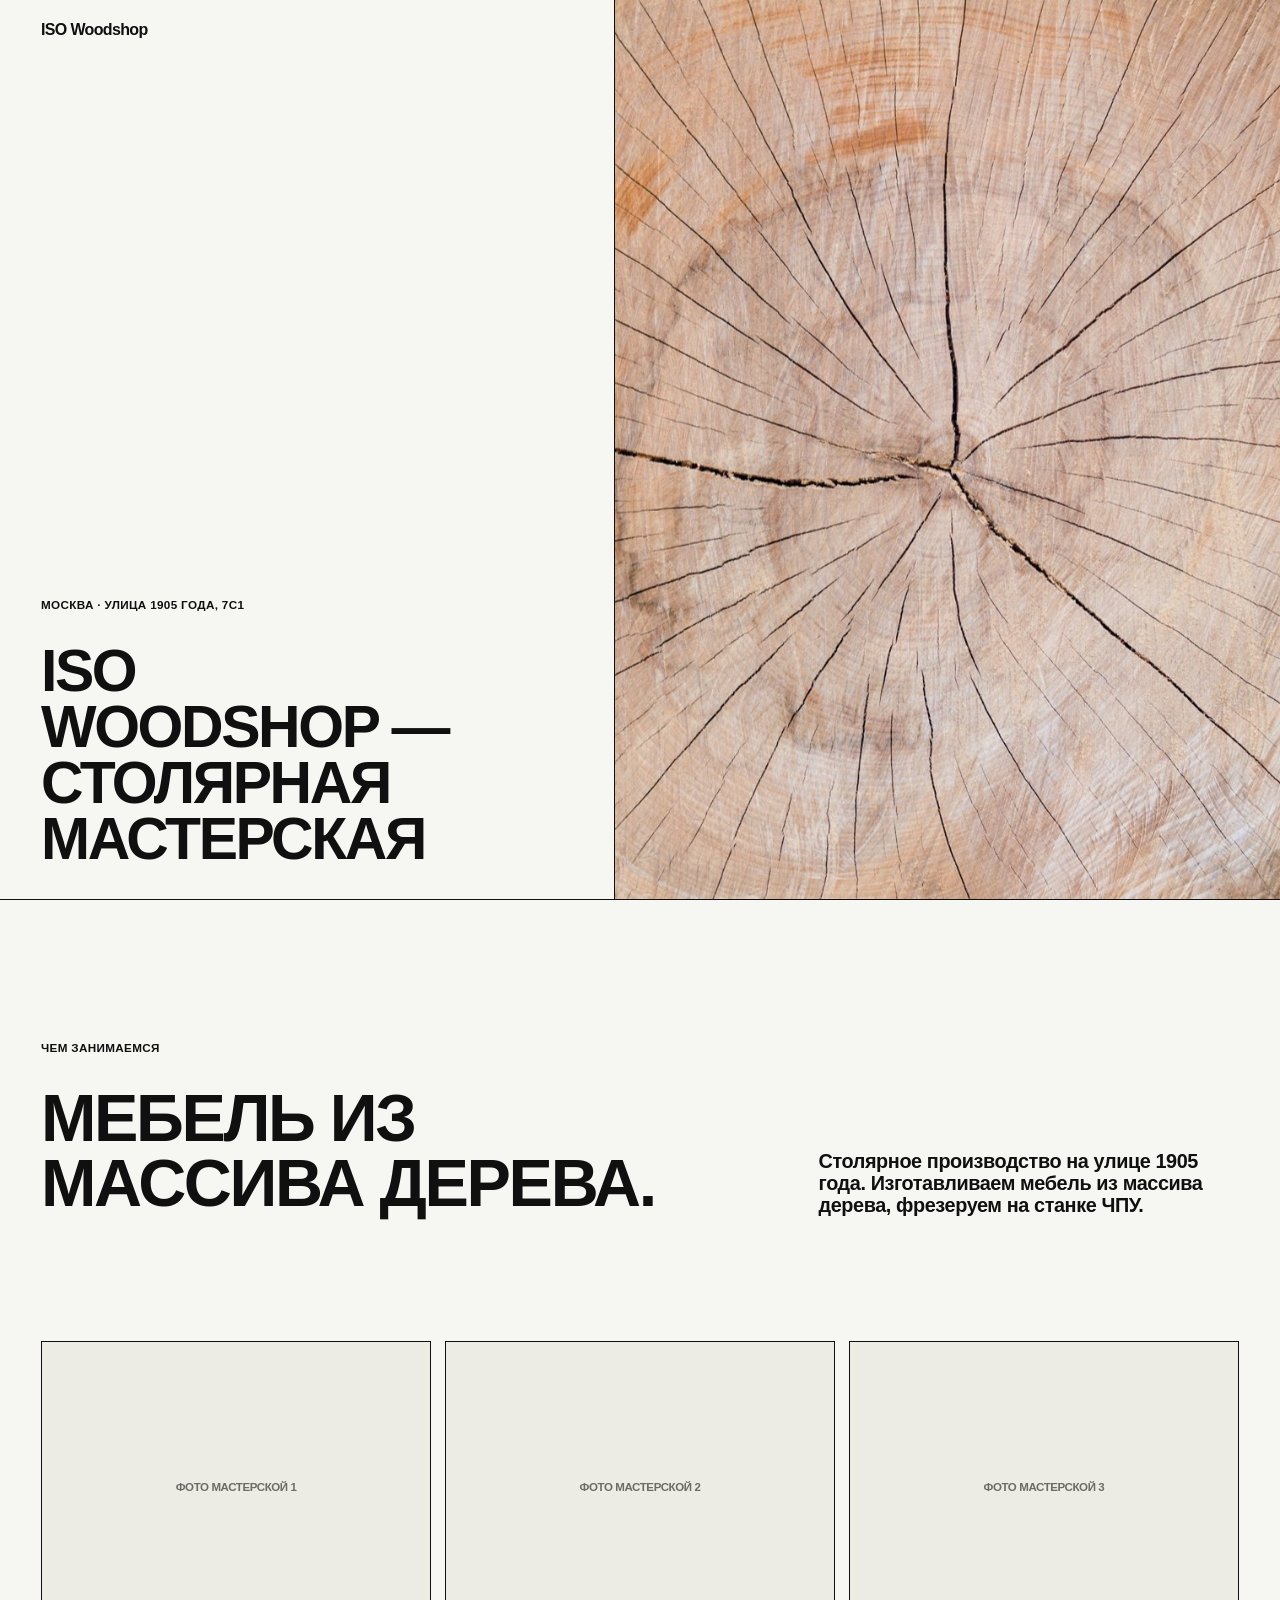
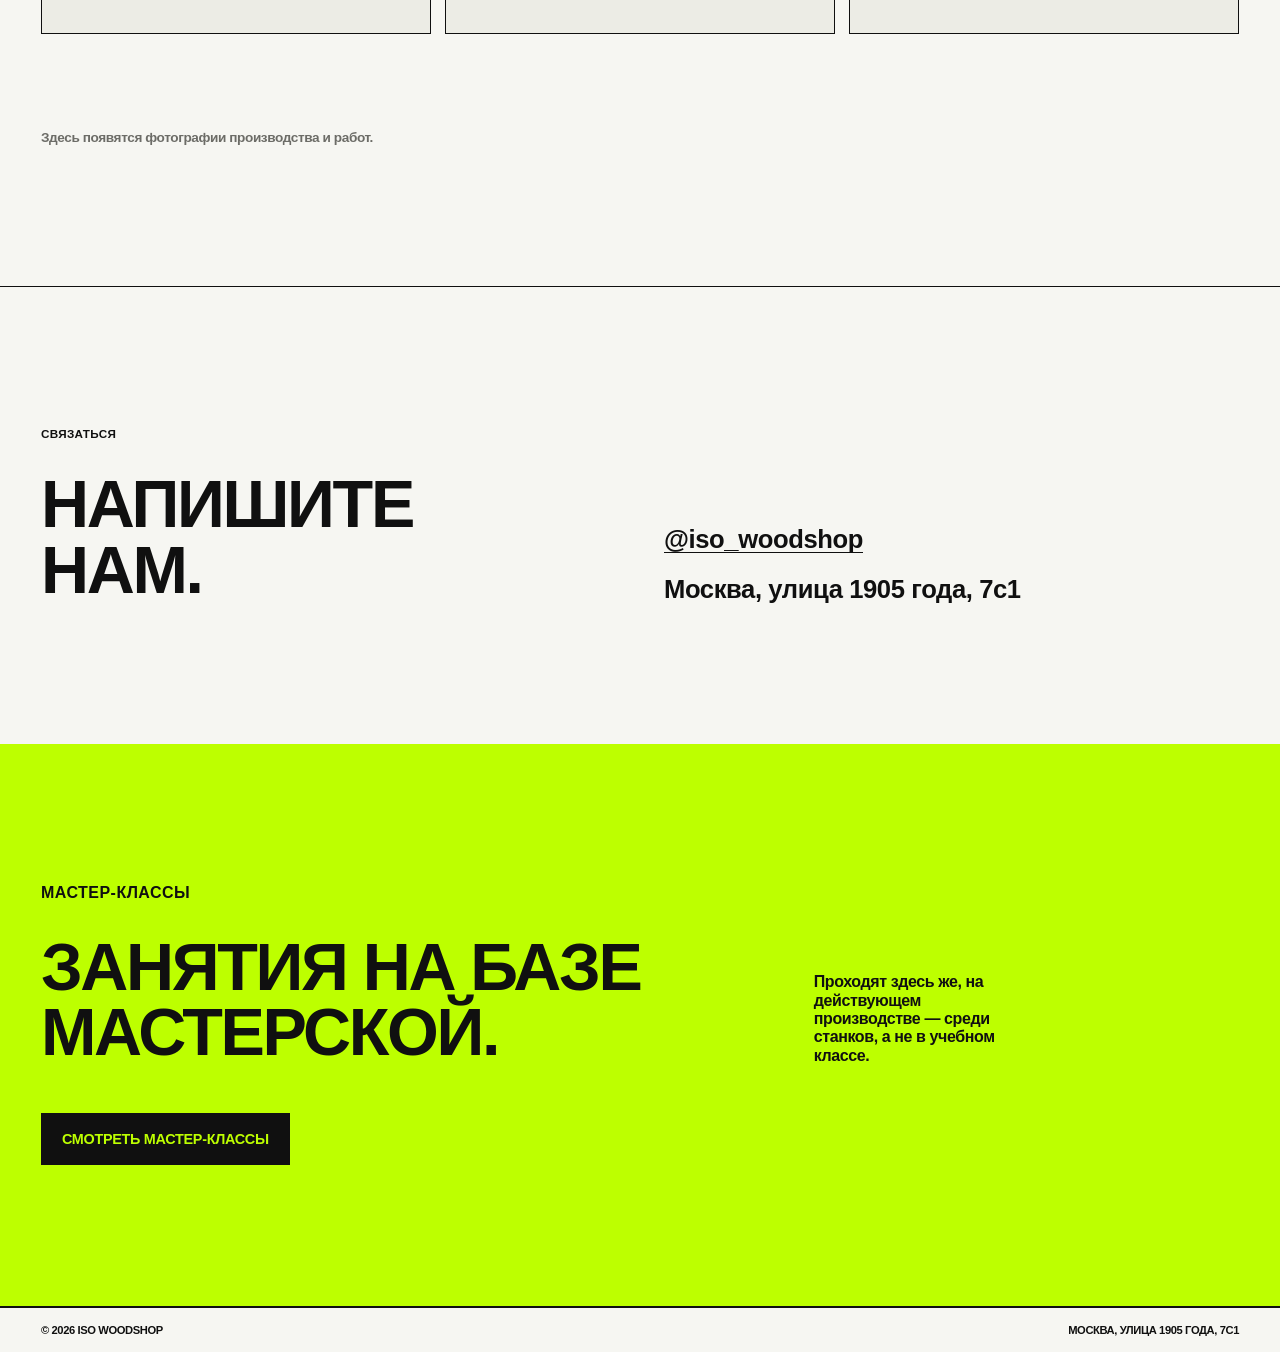
<file: index.html>
<!doctype html>
<html lang="ru">
  <head>
    <meta charset="UTF-8" />
    <meta name="viewport" content="width=device-width, initial-scale=1.0" />
    <meta name="description" content="ISO Woodshop — столярная мастерская в Москве на улице 1905 года. Изготавливаем мебель из массива дерева, фрезеруем на станке ЧПУ." />
    <title>ISO Woodshop — столярная мастерская в Москве</title>
    <link rel="canonical" href="https://iso-woodshop.ru/" />
    <meta property="og:type" content="website" />
    <meta property="og:site_name" content="ISO Woodshop" />
    <meta property="og:locale" content="ru_RU" />
    <meta property="og:title" content="ISO Woodshop — столярная мастерская в Москве" />
    <meta property="og:description" content="Столярная мастерская на улице 1905 года: мебель из массива дерева, фрезеровка на ЧПУ." />
    <meta property="og:url" content="https://iso-woodshop.ru/" />
    <meta property="og:image" content="https://iso-woodshop.ru/img/og-home.jpg" />
    <meta property="og:image:width" content="1200" />
    <meta property="og:image:height" content="630" />
    <meta property="og:image:alt" content="ISO Woodshop — столярная мастерская" />
    <meta name="twitter:card" content="summary_large_image" />
    <meta name="twitter:image" content="https://iso-woodshop.ru/img/og-home.jpg" />
    <link rel="stylesheet" href="/styles.css" />
    <script type="application/ld+json">
    {
      "@context": "https://schema.org",
      "@type": "LocalBusiness",
      "name": "ISO Woodshop",
      "description": "Столярная мастерская в Москве: мебель из массива дерева, фрезеровка на ЧПУ.",
      "url": "https://iso-woodshop.ru/",
      "address": {
        "@type": "PostalAddress",
        "streetAddress": "улица 1905 года, 7с1",
        "addressLocality": "Москва",
        "addressCountry": "RU"
      },
      "geo": { "@type": "GeoCoordinates", "latitude": 55.762709, "longitude": 37.559334 },
      "sameAs": ["https://www.instagram.com/iso_woodshop/"]
    }
    </script>
  </head>
  <body>
    <nav class="nav" aria-label="Основная навигация">
      <a class="brand" href="/">ISO Woodshop</a>
    </nav>

    <main>
      <section class="hero home" aria-labelledby="hero-title">
        <div class="hero-photo" aria-hidden="true"></div>
        <div class="hero-copy">
          <p class="section-label">Москва · улица 1905 года, 7с1</p>
          <h1 id="hero-title">ISO Woodshop — столярная мастерская</h1>
        </div>
      </section>

      <section class="intro" aria-labelledby="about-title">
        <div><p class="section-label">Чем занимаемся</p><h2 id="about-title">Мебель из массива дерева.</h2></div>
        <p class="intro-copy">Столярное производство на улице 1905 года. Изготавливаем мебель из массива дерева, фрезеруем на станке ЧПУ.</p>
        <div class="shots" aria-label="Фотографии мастерской">
          <figure class="shot"><span>Фото мастерской 1</span></figure>
          <figure class="shot"><span>Фото мастерской 2</span></figure>
          <figure class="shot"><span>Фото мастерской 3</span></figure>
        </div>
        <p class="shots-note">Здесь появятся фотографии производства и работ.</p>
      </section>

      <section class="contact" aria-labelledby="contact-title">
        <div>
          <p class="section-label">Связаться</p><h2 id="contact-title">Напишите нам.</h2>
        </div>
        <div class="contact-info">
          <a href="https://www.instagram.com/iso_woodshop/" target="_blank" rel="noopener noreferrer">@iso_woodshop</a>
          <p>Москва, улица 1905 года, 7с1</p>
        </div>
      </section>
      <section class="booking" aria-labelledby="mk-title">
        <div class="booking-head">
          <div><p class="section-label">Мастер-классы</p><h2 id="mk-title">Занятия на базе мастерской.</h2></div>
          <p>Проходят здесь же, на действующем производстве — среди станков, а не в учебном классе.</p>
        </div>
        <div class="section-cta"><a class="button" href="/master-klassy/">Смотреть мастер-классы</a></div>
      </section>
    </main>
    <footer><span>© 2026 ISO Woodshop</span><span>Москва, улица 1905 года, 7с1</span></footer>
  </body>
</html>
</file>
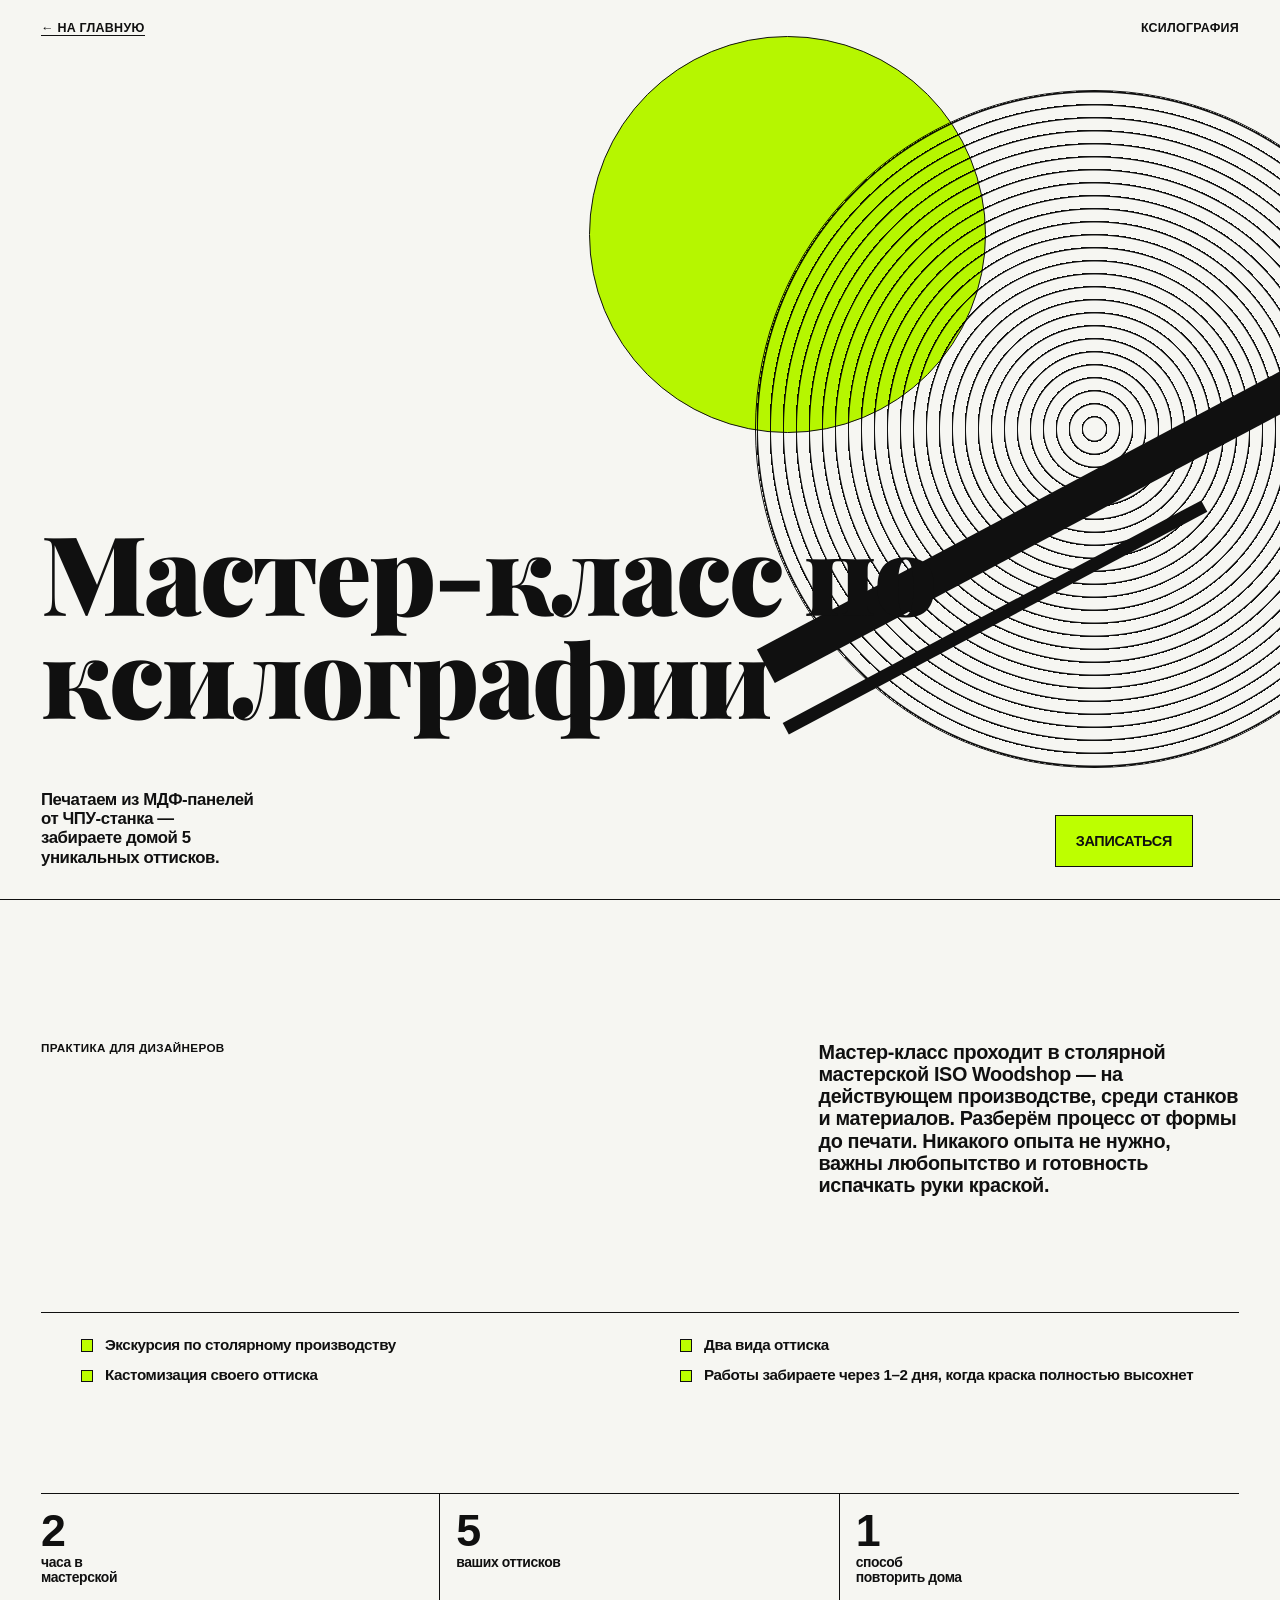
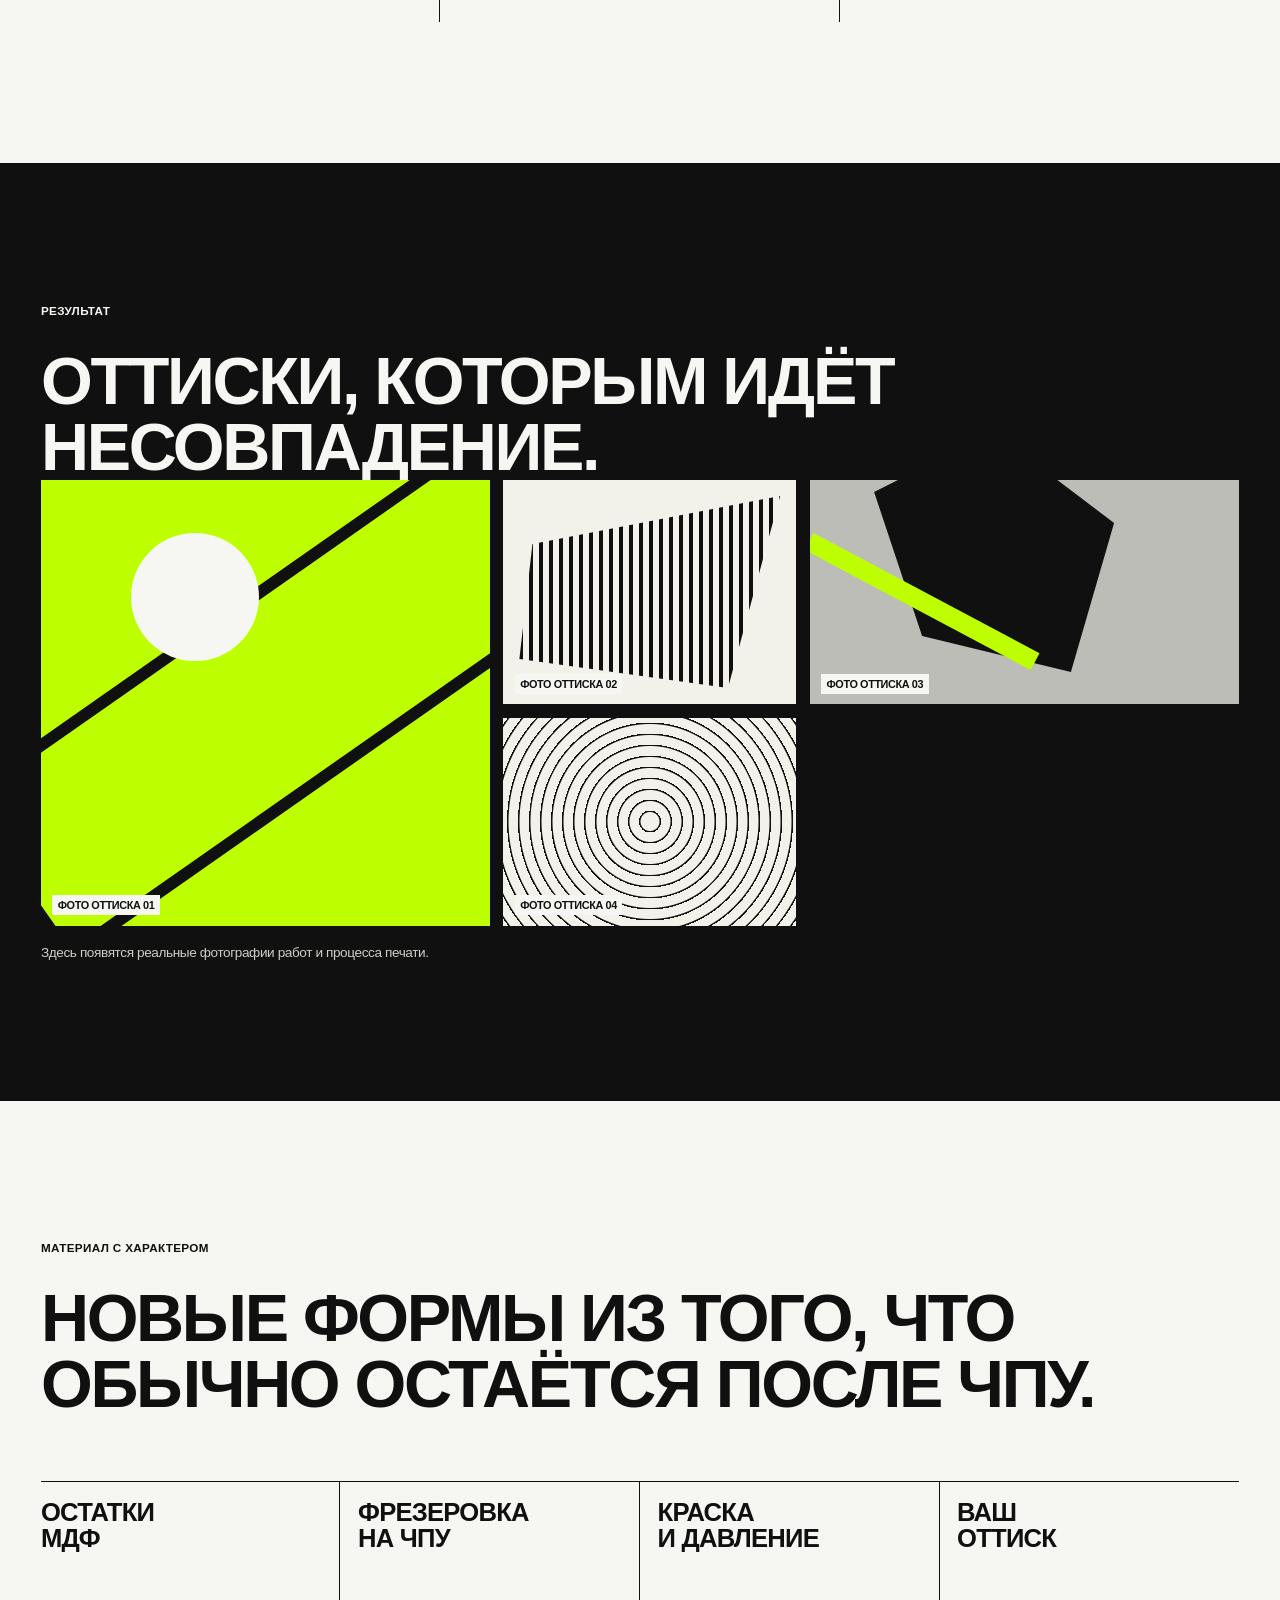
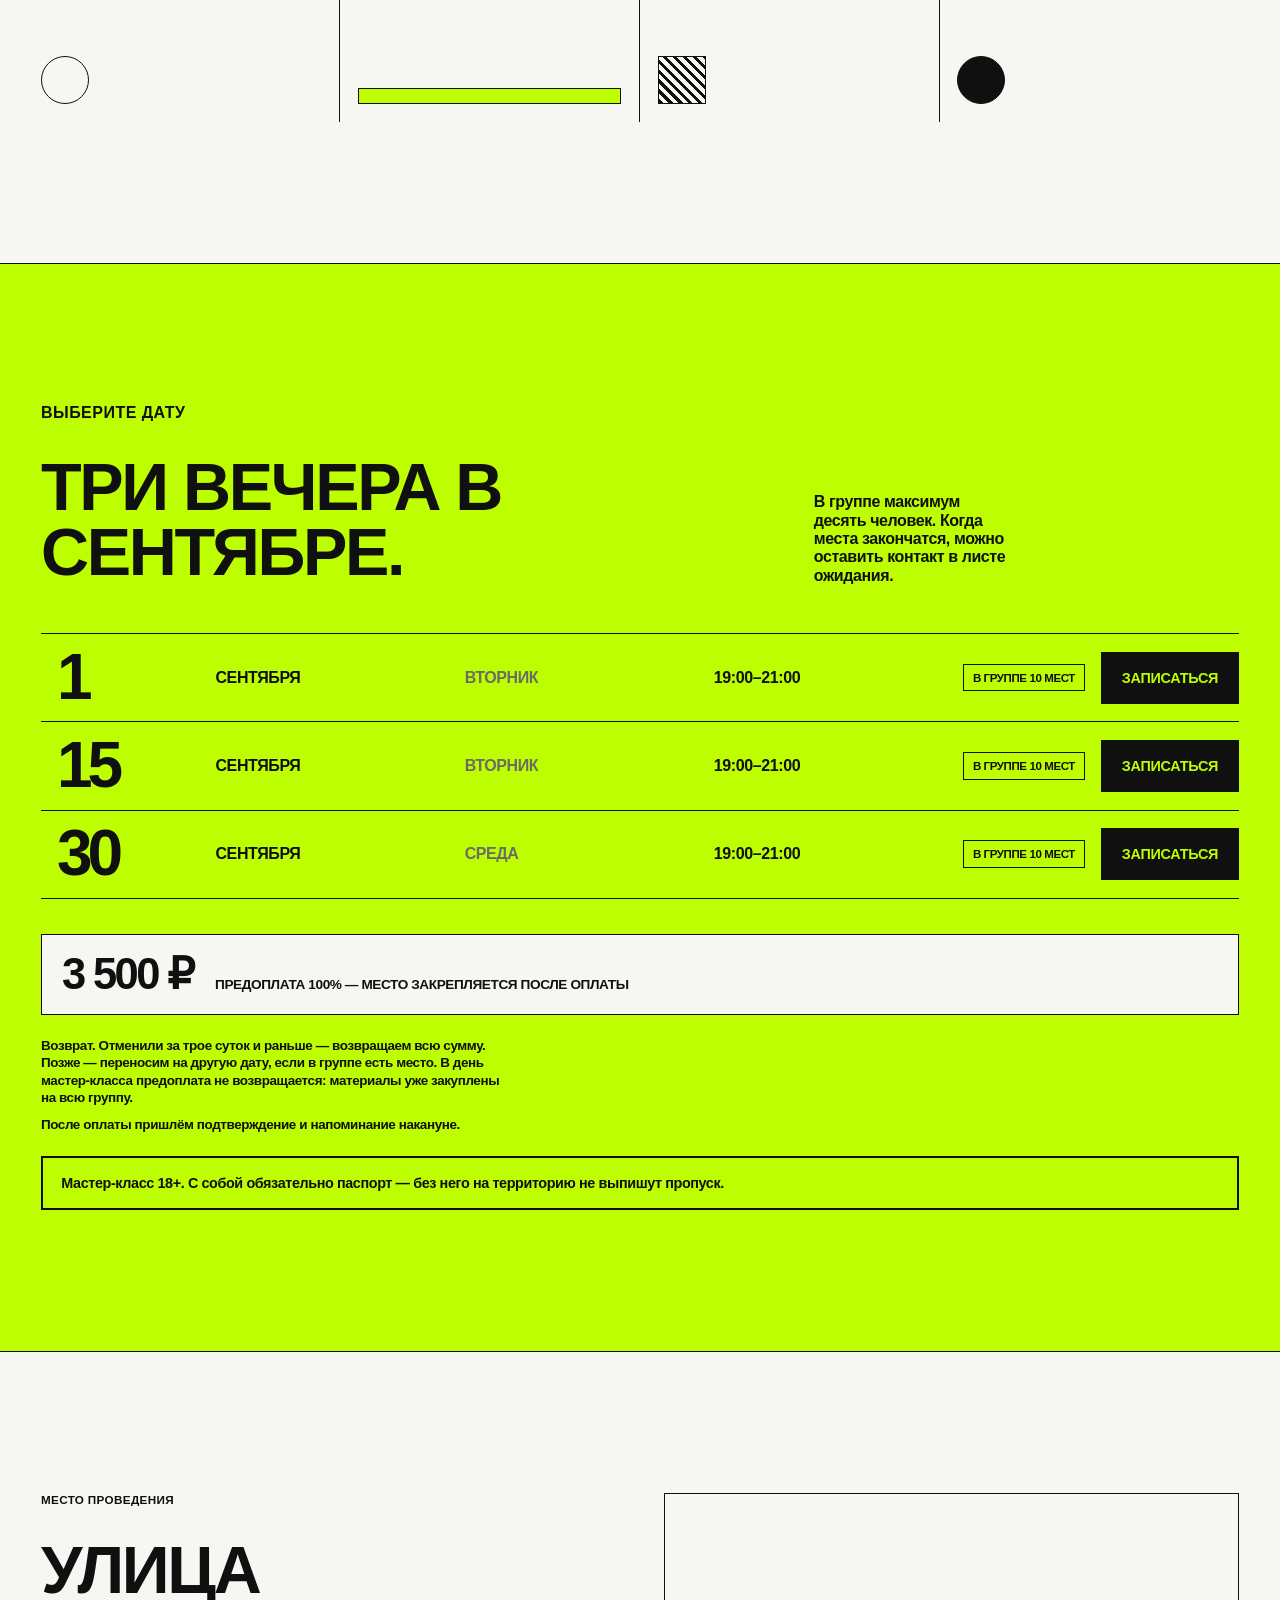
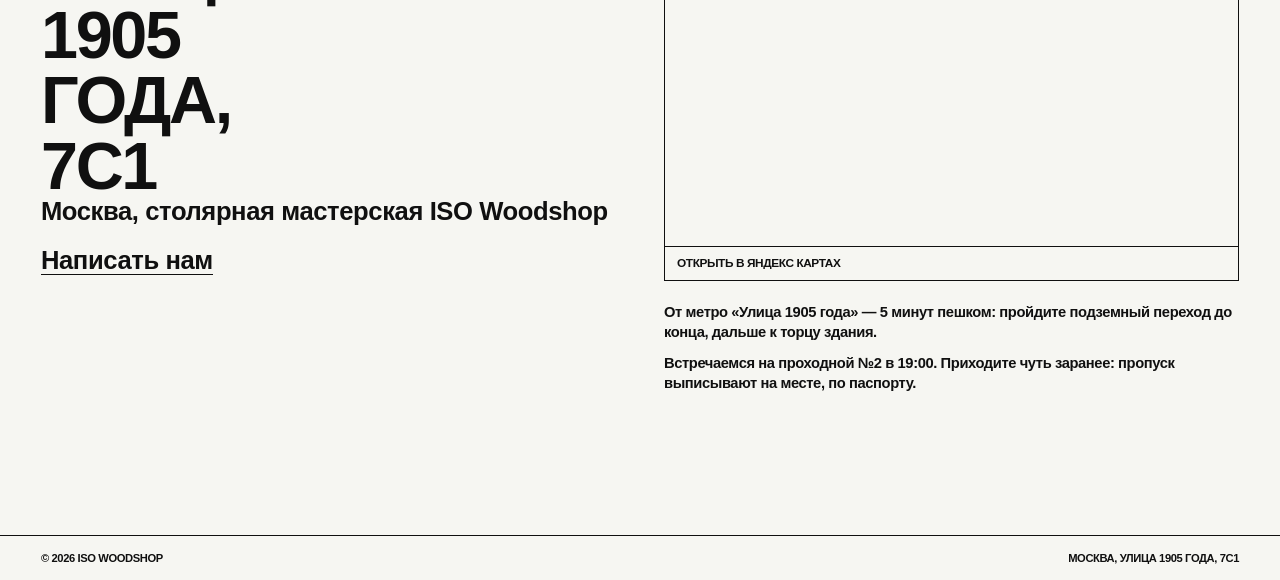
<file: master-klassy/index.html>
<!doctype html>
<html lang="ru">
  <head>
    <meta charset="UTF-8" />
    <meta name="viewport" content="width=device-width, initial-scale=1.0" />
    <meta name="description" content="Ксилография в столярной мастерской на улице 1905 года: два часа, пять оттисков, экскурсия по производству. Группа до 10 человек, 3 500 ₽." />
    <title>Мастер-класс по ксилографии в Москве — ISO Woodshop</title>
    <link rel="canonical" href="https://iso-woodshop.ru/master-klassy/" />
    <meta property="og:type" content="website" />
    <meta property="og:site_name" content="ISO Woodshop" />
    <meta property="og:locale" content="ru_RU" />
    <meta property="og:title" content="Мастер-класс по ксилографии в Москве" />
    <meta property="og:description" content="Ксилография в столярной мастерской на улице 1905 года: два часа, пять оттисков, экскурсия по производству. Группа до 10 человек, 3 500 ₽." />
    <meta property="og:url" content="https://iso-woodshop.ru/master-klassy/" />
    <meta property="og:image" content="https://iso-woodshop.ru/img/og-master-klassy.jpg" />
    <meta property="og:image:width" content="1200" />
    <meta property="og:image:height" content="630" />
    <meta property="og:image:alt" content="Мастер-класс по ксилографии" />
    <meta name="twitter:card" content="summary_large_image" />
    <meta name="twitter:image" content="https://iso-woodshop.ru/img/og-master-klassy.jpg" />
    <link rel="stylesheet" href="/styles.css" />
    <script type="application/ld+json">
    [
      {
        "@type": "Event",
        "name": "Мастер-класс по ксилографии",
        "description": "Ксилография в столярной мастерской на улице 1905 года: два часа, пять оттисков, экскурсия по производству. Группа до 10 человек, 3 500 ₽.",
        "startDate": "2026-09-01T19:00:00+03:00",
        "endDate": "2026-09-01T21:00:00+03:00",
        "eventStatus": "https://schema.org/EventScheduled",
        "eventAttendanceMode": "https://schema.org/OfflineEventAttendanceMode",
        "organizer": {
        "@type": "Organization",
        "name": "ISO Woodshop",
        "url": "https://iso-woodshop.ru/"
      },
      "typicalAgeRange": "18-",
        "inLanguage": "ru",
        "url": "https://iso-woodshop.ru/master-klassy/",
        "location": {
          "@type": "Place",
          "name": "ISO Woodshop",
          "address": {
            "@type": "PostalAddress",
            "streetAddress": "улица 1905 года, 7с1",
            "addressLocality": "Москва",
            "addressCountry": "RU"
          },
          "geo": {
            "@type": "GeoCoordinates",
            "latitude": 55.762709,
            "longitude": 37.559334
          }
        },
        "maximumAttendeeCapacity": 10,
        "offers": {
          "@type": "Offer",
          "price": "3500",
          "priceCurrency": "RUB",
          "availability": "https://schema.org/InStock",
          "url": "https://iso-woodshop.ru/master-klassy/",
          "validFrom": "2026-08-18T00:00:00+03:00"
        }
      },
      {
        "@type": "Event",
        "name": "Мастер-класс по ксилографии",
        "description": "Ксилография в столярной мастерской на улице 1905 года: два часа, пять оттисков, экскурсия по производству. Группа до 10 человек, 3 500 ₽.",
        "startDate": "2026-09-15T19:00:00+03:00",
        "endDate": "2026-09-15T21:00:00+03:00",
        "eventStatus": "https://schema.org/EventScheduled",
        "eventAttendanceMode": "https://schema.org/OfflineEventAttendanceMode",
        "organizer": {
        "@type": "Organization",
        "name": "ISO Woodshop",
        "url": "https://iso-woodshop.ru/"
      },
      "typicalAgeRange": "18-",
        "inLanguage": "ru",
        "url": "https://iso-woodshop.ru/master-klassy/",
        "location": {
          "@type": "Place",
          "name": "ISO Woodshop",
          "address": {
            "@type": "PostalAddress",
            "streetAddress": "улица 1905 года, 7с1",
            "addressLocality": "Москва",
            "addressCountry": "RU"
          },
          "geo": {
            "@type": "GeoCoordinates",
            "latitude": 55.762709,
            "longitude": 37.559334
          }
        },
        "maximumAttendeeCapacity": 10,
        "offers": {
          "@type": "Offer",
          "price": "3500",
          "priceCurrency": "RUB",
          "availability": "https://schema.org/InStock",
          "url": "https://iso-woodshop.ru/master-klassy/",
          "validFrom": "2026-08-18T00:00:00+03:00"
        }
      },
      {
        "@type": "Event",
        "name": "Мастер-класс по ксилографии",
        "description": "Ксилография в столярной мастерской на улице 1905 года: два часа, пять оттисков, экскурсия по производству. Группа до 10 человек, 3 500 ₽.",
        "startDate": "2026-09-30T19:00:00+03:00",
        "endDate": "2026-09-30T21:00:00+03:00",
        "eventStatus": "https://schema.org/EventScheduled",
        "eventAttendanceMode": "https://schema.org/OfflineEventAttendanceMode",
        "organizer": {
        "@type": "Organization",
        "name": "ISO Woodshop",
        "url": "https://iso-woodshop.ru/"
      },
      "typicalAgeRange": "18-",
        "inLanguage": "ru",
        "url": "https://iso-woodshop.ru/master-klassy/",
        "location": {
          "@type": "Place",
          "name": "ISO Woodshop",
          "address": {
            "@type": "PostalAddress",
            "streetAddress": "улица 1905 года, 7с1",
            "addressLocality": "Москва",
            "addressCountry": "RU"
          },
          "geo": {
            "@type": "GeoCoordinates",
            "latitude": 55.762709,
            "longitude": 37.559334
          }
        },
        "maximumAttendeeCapacity": 10,
        "offers": {
          "@type": "Offer",
          "price": "3500",
          "priceCurrency": "RUB",
          "availability": "https://schema.org/InStock",
          "url": "https://iso-woodshop.ru/master-klassy/",
          "validFrom": "2026-08-18T00:00:00+03:00"
        }
      }
    ]
    </script>
  </head>
  <body>
    <nav class="nav" aria-label="Основная навигация">
      <a class="nav-back" href="/">← На главную</a>
      <div class="nav-date">Ксилография</div>
    </nav>

    <main>
      <section class="hero" aria-labelledby="hero-title">
        <div class="print-marks" aria-hidden="true"><i class="disc one"></i><i class="disc two"></i><i class="bar one"></i><i class="bar two"></i></div>
        <div class="hero-copy">
          <h1 id="hero-title">Мастер-класс по ксилографии</h1>
          <div class="hero-meta">
            <p>Печатаем из МДФ-панелей от ЧПУ-станка — забираете домой 5 уникальных оттисков.</p>
            <a class="button" href="#booking">Записаться</a>
          </div>
        </div>
      </section>

      <section class="intro" aria-labelledby="about-title">
        <div><p class="section-label" id="about-title">Практика для дизайнеров</p></div>
        <p class="intro-copy">Мастер-класс проходит в столярной мастерской ISO Woodshop — на действующем производстве, среди станков и материалов. Разберём процесс от формы до печати. Никакого опыта не нужно, важны любопытство и готовность испачкать руки краской.</p>
        <ul class="program" aria-label="Что входит в мастер-класс">
          <li>Экскурсия по столярному производству</li>
          <li>Два вида оттиска</li>
          <li>Кастомизация своего оттиска</li>
          <li>Работы забираете через 1–2 дня, когда краска полностью высохнет</li>
        </ul>
        <div class="outcomes" aria-label="Результат мастер-класса">
          <div class="outcome"><strong>2</strong><span>часа в мастерской</span></div>
          <div class="outcome"><strong>5</strong><span>ваших оттисков</span></div>
          <div class="outcome"><strong>1</strong><span>способ повторить дома</span></div>
        </div>
      </section>

      <section class="gallery" aria-labelledby="prints-title">
        <p class="section-label">Результат</p><h2 id="prints-title">Оттиски, которым идёт несовпадение.</h2>
        <div class="gallery-grid" aria-label="Места для будущих фотографий оттисков">
          <div class="print a"><span>Фото оттиска 01</span></div><div class="print b"><span>Фото оттиска 02</span></div><div class="print c"><span>Фото оттиска 03</span></div><div class="print d"><span>Фото оттиска 04</span></div>
        </div>
        <p class="gallery-note">Здесь появятся реальные фотографии работ и процесса печати.</p>
      </section>

      <section class="material" aria-labelledby="material-title">
        <p class="section-label">Материал с характером</p><h2 id="material-title">Новые формы из того, что обычно остаётся после ЧПУ.</h2>
        <div class="process" aria-label="Как создаётся оттиск">
          <article class="process-step"><span class="step-name">Остатки<br>МДФ</span><i class="step-mark" aria-hidden="true"></i></article>
          <article class="process-step"><span class="step-name">Фрезеровка<br>на ЧПУ</span><i class="step-mark" aria-hidden="true"></i></article>
          <article class="process-step"><span class="step-name">Краска<br>и давление</span><i class="step-mark" aria-hidden="true"></i></article>
          <article class="process-step"><span class="step-name">Ваш<br>оттиск</span><i class="step-mark" aria-hidden="true"></i></article>
        </div>
      </section>

      <section class="booking" id="booking" aria-labelledby="booking-title">
        <div class="booking-head"><div><p class="section-label">Выберите дату</p><h2 id="booking-title">Три вечера в сентябре.</h2></div><p>В группе максимум десять человек. Когда места закончатся, можно оставить контакт в листе ожидания.</p></div>
        <div class="dates">
          <div class="date">
            <span class="date-day">1</span><span class="date-month">Сентября</span><span class="date-weekday">Вторник</span><span class="date-time">19:00–21:00</span><span class="seats">В группе 10 мест</span>
            <a class="button date-cta" data-date="1 сентября, вторник, 19:00" href="#booking">Записаться</a>
          </div>
          <div class="date">
            <span class="date-day">15</span><span class="date-month">Сентября</span><span class="date-weekday">Вторник</span><span class="date-time">19:00–21:00</span><span class="seats">В группе 10 мест</span>
            <a class="button date-cta" data-date="15 сентября, вторник, 19:00" href="#booking">Записаться</a>
          </div>
          <div class="date">
            <span class="date-day">30</span><span class="date-month">Сентября</span><span class="date-weekday">Среда</span><span class="date-time">19:00–21:00</span><span class="seats">В группе 10 мест</span>
            <a class="button date-cta" data-date="30 сентября, среда, 19:00" href="#booking">Записаться</a>
          </div>
        </div>

        <div class="price-tag"><strong>3 500 ₽</strong><span>Предоплата 100% — место закрепляется после оплаты</span></div>

        <div class="terms">
          <p><strong>Возврат.</strong> Отменили за трое суток и раньше — возвращаем всю сумму. Позже — переносим на другую дату, если в группе есть место. В день мастер-класса предоплата не возвращается: материалы уже закуплены на всю группу.</p>
          <p id="booking-note">После оплаты пришлём подтверждение и напоминание накануне.</p>
        </div>

        <div class="notice">
          <p>Мастер-класс 18+. С собой обязательно паспорт — без него на территорию не выпишут пропуск.</p>
        </div>
      </section>

      <section class="contact" aria-labelledby="contact-title">
        <div>
          <p class="section-label">Место проведения</p><h2 id="contact-title">Улица 1905 года, 7с1</h2>
          <div class="contact-info">
            <p>Москва, столярная мастерская ISO Woodshop</p>
            <a id="contact-write" href="#booking" target="_blank" rel="noopener noreferrer">Написать нам</a>
          </div>
        </div>
        <div class="place">
          <div class="map">
            <iframe class="map-frame" src="https://yandex.ru/map-widget/v1/?ll=37.559334%2C55.762709&amp;z=17&amp;pt=37.559334,55.762709,pm2rdm" title="Карта: Москва, улица 1905 года, 7с1" loading="lazy" allowfullscreen></iframe>
            <a class="map-caption" href="https://yandex.com/maps/213/moscow/house/ulitsa_1905_goda_7s1/Z04YcwJoTkQCQFtvfXt3cHRiYg==/?indoorLevel=1&amp;ll=37.559334%2C55.762709&amp;z=16.53" target="_blank" rel="noopener noreferrer">Открыть в Яндекс Картах</a>
          </div>
          <div class="route">
            <p><strong>От метро «Улица 1905 года»</strong> — 5 минут пешком: пройдите подземный переход до конца, дальше к торцу здания.</p>
            <p><strong>Встречаемся на проходной №2 в 19:00.</strong> Приходите чуть заранее: пропуск выписывают на месте, по паспорту.</p>
          </div>
        </div>
      </section>
    </main>
    <footer><span>© 2026 ISO Woodshop</span><span>Москва, улица 1905 года, 7с1</span></footer>

    <script>
      // Ник аккаунта для записи, без «@». Пока пусто — кнопки выключены.
      const CONTACT = 'john_dow';

      const ctas = document.querySelectorAll('.date-cta');
      const contactLink = document.querySelector('#contact-write');
      const bookingNote = document.querySelector('#booking-note');

      const requestText = (date) => `Здравствуйте! Хочу записаться на мастер-класс по ксилографии — ${date}.`;

      const disable = (element) => {
        element.setAttribute('aria-disabled', 'true');
        element.addEventListener('click', (event) => event.preventDefault());
      };

      if (CONTACT) {
        ctas.forEach((cta) => {
          const date = cta.dataset.date;
          cta.href = `https://t.me/${CONTACT}?text=${encodeURIComponent(requestText(date))}`;
          cta.target = '_blank';
          cta.rel = 'noopener noreferrer';
          // Текст заявки заодно уходит в буфер обмена: если чат не подставит его сам,
          // участнику останется вставить сообщение вручную.
          cta.addEventListener('click', () => {
            if (navigator.clipboard) navigator.clipboard.writeText(requestText(date)).catch(() => {});
          });
        });
        contactLink.href = `https://t.me/${CONTACT}`;
      } else {
        ctas.forEach(disable);
        disable(contactLink);
        bookingNote.textContent = 'Контакт для записи пока не указан — кнопки заработают, как только он появится.';
      }
    </script>
  </body>
</html>
</file>
<file: styles.css>
@font-face {
  font-family: 'Playfair Display'; font-style: normal; font-weight: 900; font-display: swap;
  src: url('/fonts/playfair-900-cyrillic.woff2') format('woff2');
  unicode-range: U+0301, U+0400-045F, U+0490-0491, U+04B0-04B1, U+2116;
}
@font-face {
  font-family: 'Playfair Display'; font-style: normal; font-weight: 900; font-display: swap;
  src: url('/fonts/playfair-900-latin.woff2') format('woff2');
  unicode-range: U+0000-00FF, U+0131, U+0152-0153, U+02BB-02BC, U+02C6, U+02DA, U+02DC, U+0304, U+0308, U+0329, U+2000-206F, U+20AC, U+2122, U+2191, U+2193, U+2212, U+2215, U+FEFF, U+FFFD;
}
:root {
  --ink: #101010;
  --paper: #f6f6f2;
  --acid: #bdff00;
  --muted: #6c6c67;
  --line: #bcbcb5;
  --space: clamp(1.25rem, 3.2vw, 4rem);
}
* { box-sizing: border-box; }
html { scroll-behavior: smooth; }
body {
  margin: 0;
  color: var(--ink);
  background: var(--paper);
  font-family: Arial, Helvetica, sans-serif;
  letter-spacing: -0.025em;
}
button, input { font: inherit; }
button { cursor: pointer; }
.nav {
  position: absolute;
  inset: 0 0 auto;
  z-index: 2;
  display: flex;
  justify-content: space-between;
  align-items: center;
  padding: 1.3rem var(--space);
  font-size: .78rem;
  font-weight: 700;
  letter-spacing: .02em;
  text-transform: uppercase;
}
.brand { font-size: 1rem; letter-spacing: -0.04em; text-transform: none; color: inherit; text-decoration: none; }
.nav-link, .nav-back { color: inherit; text-decoration: none; border-bottom: 1px solid currentColor; }
.nav-link:hover, .nav-back:hover { background: var(--acid); }
.hero {
  min-height: 100dvh;
  position: relative;
  display: grid;
  align-items: end;
  padding: 7rem var(--space) 2rem;
  overflow: hidden;
  border-bottom: 1px solid var(--ink);
}
.hero-copy { position: relative; z-index: 1; max-width: 72rem; }
h1, h2, p { margin: 0; }
h1 {
  max-width: 15ch;
  font-family: 'Playfair Display', Georgia, 'Times New Roman', serif;
  font-size: clamp(2.4rem, 8.6vw, 8.8rem);
  line-height: .94;
  font-weight: 900;
  letter-spacing: -0.02em;
}
.hero-meta {
  display: flex;
  align-items: end;
  justify-content: space-between;
  gap: 2rem;
  margin-top: clamp(2rem, 5vw, 5rem);
}
.hero-meta p { max-width: 23ch; font-size: 1.05rem; line-height: 1.15; font-weight: 700; }
.button {
  display: inline-flex;
  align-items: center;
  border: 1px solid var(--ink);
  padding: .95rem 1.25rem;
  min-height: 3.25rem;
  text-decoration: none;
  color: var(--ink);
  background: var(--acid);
  font-weight: 800;
  font-size: .9rem;
  letter-spacing: -.02em;
  text-transform: uppercase;
  transition: transform .16s ease, background .16s ease;
}
.button:hover { background: #d2ff42; transform: translateY(-2px); }
.button:active { transform: translateY(1px); }
.print-marks { position: absolute; inset: 0; pointer-events: none; }
.disc { position: absolute; border: 1px solid var(--ink); border-radius: 50%; mix-blend-mode: multiply; }
.disc.one { width: min(53vw, 44rem); height: min(53vw, 44rem); right: -12vw; top: 10vh; background: repeating-radial-gradient(circle at 50% 50%, transparent 0 11px, #101010 12px 13px); }
.disc.two { width: min(31vw, 25rem); height: min(31vw, 25rem); right: 23vw; top: 4vh; background: var(--acid); }
.bar { position: absolute; background: var(--ink); transform: rotate(-28deg); }
.bar.one { width: 48vw; height: 2.4rem; right: -4rem; top: 56%; }
.bar.two { width: 37vw; height: .8rem; right: 3rem; top: 68%; }
section { padding: clamp(5rem, 11vw, 10rem) var(--space); }
.section-label { margin-bottom: 2rem; font-size: .73rem; font-weight: 700; letter-spacing: .03em; text-transform: uppercase; }
.intro { display: grid; grid-template-columns: minmax(0, 1.25fr) minmax(15rem, .75fr); gap: 6vw; border-bottom: 1px solid var(--ink); }
h2 { font-size: clamp(2.3rem, 5.2vw, 5.4rem); line-height: .98; font-weight: 900; letter-spacing: -.035em; text-transform: uppercase; }
.intro > div > .section-label:only-child { margin-bottom: 0; }
.intro-copy { align-self: end; font-size: clamp(1.1rem, 1.55vw, 1.45rem); font-weight: 700; line-height: 1.12; }
.program {
  grid-column: 1 / -1; display: grid; grid-template-columns: repeat(2, 1fr); gap: .7rem 2.5rem;
  margin: 2.4rem 0 0; padding-top: 1.4rem; border-top: 1px solid var(--ink);
  list-style: none; font-size: .95rem; font-weight: 700; line-height: 1.25;
}
.program li { position: relative; padding-left: 1.5rem; }
.program li::before { content: ''; position: absolute; left: 0; top: .3em; width: .65rem; height: .65rem; border: 1px solid var(--ink); background: var(--acid); }
.shots { grid-column: 1 / -1; display: grid; grid-template-columns: repeat(3, 1fr); gap: .85rem; margin-top: 3rem; }
.shot { margin: 0; aspect-ratio: 4 / 3; display: grid; place-items: center; border: 1px solid var(--ink); background: #ecece5; }
.shot span { color: var(--muted); font-size: .72rem; font-weight: 800; text-transform: uppercase; }
.shot img { width: 100%; height: 100%; object-fit: cover; display: block; }
.shots-note { grid-column: 1 / -1; margin-top: 1.2rem; color: var(--muted); font-size: .85rem; font-weight: 700; }
/* Первый экран главной: фотография вместо графики, гротеск вместо антиквы */
.hero.home { padding-right: 58%; }
.hero.home h1 {
  font-family: inherit;
  max-width: 13ch;
  font-size: clamp(2.5rem, 4.6vw, 5.4rem);
  line-height: .95;
  letter-spacing: -.04em;
  text-transform: uppercase;
}
.hero-photo {
  position: absolute; inset: 0 0 0 auto; width: 52%;
  border-left: 1px solid var(--ink);
  background: #e6e0d6 url('/img/hero.jpg') center / cover no-repeat;
}
.section-cta { margin-top: 2.6rem; }
.section-cta .button { background: var(--ink); color: var(--acid); }
.section-cta .button:hover { background: #252525; }
.outcomes { grid-column: 1 / -1; display: grid; grid-template-columns: repeat(3, 1fr); margin-top: 2rem; border-top: 1px solid var(--ink); }
.outcome { padding: 1.1rem 1rem 0 0; min-height: 8rem; border-right: 1px solid var(--ink); }
.outcome + .outcome { padding-left: 1rem; }
.outcome:last-child { border-right: 0; }
.outcome strong { display: block; margin-bottom: .35rem; font-size: 2.8rem; line-height: .85; letter-spacing: -.08em; }
.outcome span { display: block; max-width: 14ch; font-size: .87rem; line-height: 1.1; font-weight: 700; }
.gallery { background: var(--ink); color: var(--paper); }
.gallery-grid { display: grid; grid-template-columns: 1.15fr .75fr 1.1fr; grid-template-rows: 14rem 13rem; gap: .85rem; }
.print {
  position: relative;
  overflow: hidden;
  background: #deded7;
  color: var(--ink);
}
.print::before, .print::after { content: ""; position: absolute; }
.print.a { grid-row: 1 / 3; background: var(--acid); }
.print.a::before { width: 150%; height: 11rem; left: -21%; top: 23%; border: .75rem solid var(--ink); transform: rotate(-35deg); }
.print.a::after { width: 8rem; height: 8rem; border-radius: 50%; background: var(--paper); left: 20%; top: 12%; }
.print.b { background: #f2f2eb; }
.print.b::before { inset: 1rem; background: repeating-linear-gradient(90deg, var(--ink) 0 4px, transparent 4px 10px); clip-path: polygon(5% 25%, 100% 0, 80% 100%, 0 85%); }
.print.c { background: #bdbdb8; }
.print.c::before { width: 15rem; height: 15rem; top: -3rem; left: 15%; background: var(--ink); clip-path: polygon(50% 0, 100% 38%, 82% 100%, 20% 85%, 0 25%); }
.print.c::after { width: 16rem; height: 1.2rem; top: 50%; left: -1rem; background: var(--acid); transform: rotate(28deg); }
.print.d { background: #f2f2eb; }
.print.d::before { width: 140%; height: 140%; top: -20%; left: -20%; background: repeating-radial-gradient(circle at center, transparent 0 9px, var(--ink) 10px 11px); }
.print span { position: absolute; left: .7rem; bottom: .65rem; z-index: 1; padding: .25rem .35rem; background: var(--paper); font-size: .68rem; font-weight: 800; text-transform: uppercase; }
.gallery-note { margin-top: 1.2rem; color: #cfcfc6; font-size: .85rem; }
.material { border-bottom: 1px solid var(--ink); }
.process { display: grid; grid-template-columns: repeat(4, 1fr); border-top: 1px solid var(--ink); margin-top: 4rem; }
.process-step { min-height: 15rem; padding: 1.1rem; border-right: 1px solid var(--ink); display: flex; flex-direction: column; justify-content: space-between; }
.process-step:first-child { padding-left: 0; }
.process-step:last-child { border-right: 0; }
.step-name { font-size: clamp(1.25rem, 2vw, 2rem); font-weight: 900; line-height: 1.02; letter-spacing: -.03em; text-transform: uppercase; }
.step-mark { width: 3rem; height: 3rem; border: 1px solid var(--ink); border-radius: 50%; }
.process-step:nth-child(2) .step-mark { width: 100%; border-radius: 0; height: 1rem; background: var(--acid); }
.process-step:nth-child(3) .step-mark { border-radius: 0; background: repeating-linear-gradient(45deg, var(--ink) 0 3px, transparent 3px 7px); }
.process-step:nth-child(4) .step-mark { background: var(--ink); }
.booking { background: var(--acid); border-bottom: 1px solid var(--ink); }
.booking-head { display: grid; grid-template-columns: 1.25fr .75fr; gap: 4rem; margin-bottom: 3rem; }
.booking-head p { max-width: 22ch; align-self: end; font-size: 1rem; font-weight: 700; line-height: 1.15; }
.dates { border-top: 1px solid var(--ink); }
.date {
  display: grid; grid-template-columns: .55fr .9fr .9fr .9fr auto auto; align-items: center; gap: 1rem;
  position: relative; padding: 1.1rem 0 1.1rem 1rem; border-bottom: 1px solid var(--ink);
  transition: background .18s ease;
}
.date::before {
  content: ''; position: absolute; left: 0; top: 0; bottom: 1px; width: .3rem; background: var(--ink);
  transform: scaleX(0); transform-origin: left; transition: transform .18s ease;
}
.date:hover::before, .date:focus-within::before { transform: scaleX(1); }
.date:hover, .date:focus-within { background: rgba(255,255,255,.45); }
.date-day { font-size: clamp(2.8rem, 5vw, 5.5rem); font-weight: 900; line-height: .78; letter-spacing: -.08em; }
.date-month, .date-time, .date-weekday { font-size: 1rem; font-weight: 800; text-transform: uppercase; }
.date-weekday { color: var(--muted); }
.seats { padding: .42rem .55rem; border: 1px solid var(--ink); font-size: .72rem; font-weight: 800; white-space: nowrap; text-transform: uppercase; }
.date-cta { background: var(--ink); color: var(--acid); }
.date-cta:hover { background: #252525; }
.price-tag {
  display: flex; flex-wrap: wrap; align-items: baseline; gap: .5rem 1.4rem;
  margin-top: 2.2rem; padding: 1.1rem 1.25rem; border: 1px solid var(--ink); background: var(--paper);
}
.price-tag strong { font-size: clamp(1.9rem, 3.4vw, 2.9rem); font-weight: 900; line-height: 1; letter-spacing: -.06em; }
.price-tag span { font-size: .85rem; font-weight: 800; text-transform: uppercase; }
.terms { display: grid; gap: .55rem; margin-top: 1.4rem; max-width: 62ch; font-size: .84rem; font-weight: 700; line-height: 1.3; }
.notice { margin-top: 1.4rem; padding: 1rem 1.15rem; border: 2px solid var(--ink); font-size: .9rem; font-weight: 800; line-height: 1.3; }
.place { display: grid; gap: 1.4rem; align-content: start; }
.map { border: 1px solid var(--ink); }
.map-frame { display: block; width: 100%; height: clamp(16rem, 30vw, 22rem); border: 0; }
.map-caption { display: block; padding: .6rem .75rem; border-top: 1px solid var(--ink); color: inherit; text-decoration: none; font-size: .74rem; font-weight: 800; text-transform: uppercase; }
.map-caption:hover { background: var(--acid); }
.route { display: grid; gap: .7rem; font-size: .92rem; font-weight: 700; line-height: 1.35; }
.contact { display: grid; grid-template-columns: 1fr 1fr; gap: 3rem; }
.contact h2 { max-width: 8ch; }
.contact-info { display: flex; flex-direction: column; justify-content: end; gap: 1.5rem; font-size: clamp(1.15rem, 2vw, 1.8rem); font-weight: 800; line-height: 1; }
.contact-info a { color: inherit; text-decoration: none; border-bottom: 1px solid var(--ink); width: fit-content; }
.placeholder { color: var(--muted); font-size: .78rem; font-weight: 700; line-height: 1.2; }
footer { padding: 1rem var(--space); border-top: 1px solid var(--ink); display: flex; justify-content: space-between; font-size: .7rem; font-weight: 700; text-transform: uppercase; }
.booking-note { margin-top: 1.1rem; max-width: 48ch; font-size: .82rem; font-weight: 700; line-height: 1.25; }
.button[aria-disabled="true"] { opacity: .45; cursor: not-allowed; }
@media (max-width: 720px) {
  .nav .nav-date { display: none; }
  .hero { padding-bottom: 5rem; }
  .hero-meta { align-items: start; flex-direction: column; }
  .disc.one { width: 22rem; height: 22rem; right: -12rem; top: 4rem; }
  .disc.two { width: 11rem; height: 11rem; right: 30%; top: 8rem; }
  .bar.one { width: 35rem; right: -20rem; top: 26%; }
  .bar.two { width: 22rem; right: -6rem; top: 36%; }
  .intro, .booking-head, .contact { grid-template-columns: 1fr; gap: 2rem; }
  .hero.home { padding-right: var(--space); padding-top: calc(34vh + 3.5rem); }
  .hero-photo { width: 100%; height: 34vh; inset: 0 0 auto 0; border-left: 0; border-bottom: 1px solid var(--ink); }
  .shots { grid-template-columns: 1fr; }
  .program { grid-template-columns: 1fr; }
  .outcomes { grid-template-columns: 1fr; }
  .outcome, .outcome + .outcome { padding: 1rem 0; border-right: 0; border-bottom: 1px solid var(--ink); min-height: auto; }
  .gallery-grid { grid-template-columns: 1fr 1fr; grid-template-rows: 14rem 11rem 11rem; grid-auto-rows: 11rem; }
  .print.a { grid-row: 1 / 3; }
  .print.c { grid-column: 1 / 3; }
  .process { grid-template-columns: 1fr 1fr; }
  .process-step { min-height: 10rem; padding: 1rem; border-bottom: 1px solid var(--ink); }
  .process-step:nth-child(2) { border-right: 0; }
  .process-step:nth-child(3) { padding-left: 0; }
  .date { grid-template-columns: auto 1fr; gap: .3rem 1rem; padding-bottom: 1.4rem; }
  .date-day { grid-column: 1; grid-row: 1 / 4; align-self: center; }
  .date-month, .date-weekday, .date-time { grid-column: 2; }
  .seats { grid-column: 1 / -1; width: fit-content; margin-top: .7rem; }
  .date-cta { grid-column: 1 / -1; justify-content: center; }
}
@media (prefers-reduced-motion: reduce) { *, *::before, *::after { scroll-behavior: auto !important; transition-duration: .01ms !important; } }
</file>
